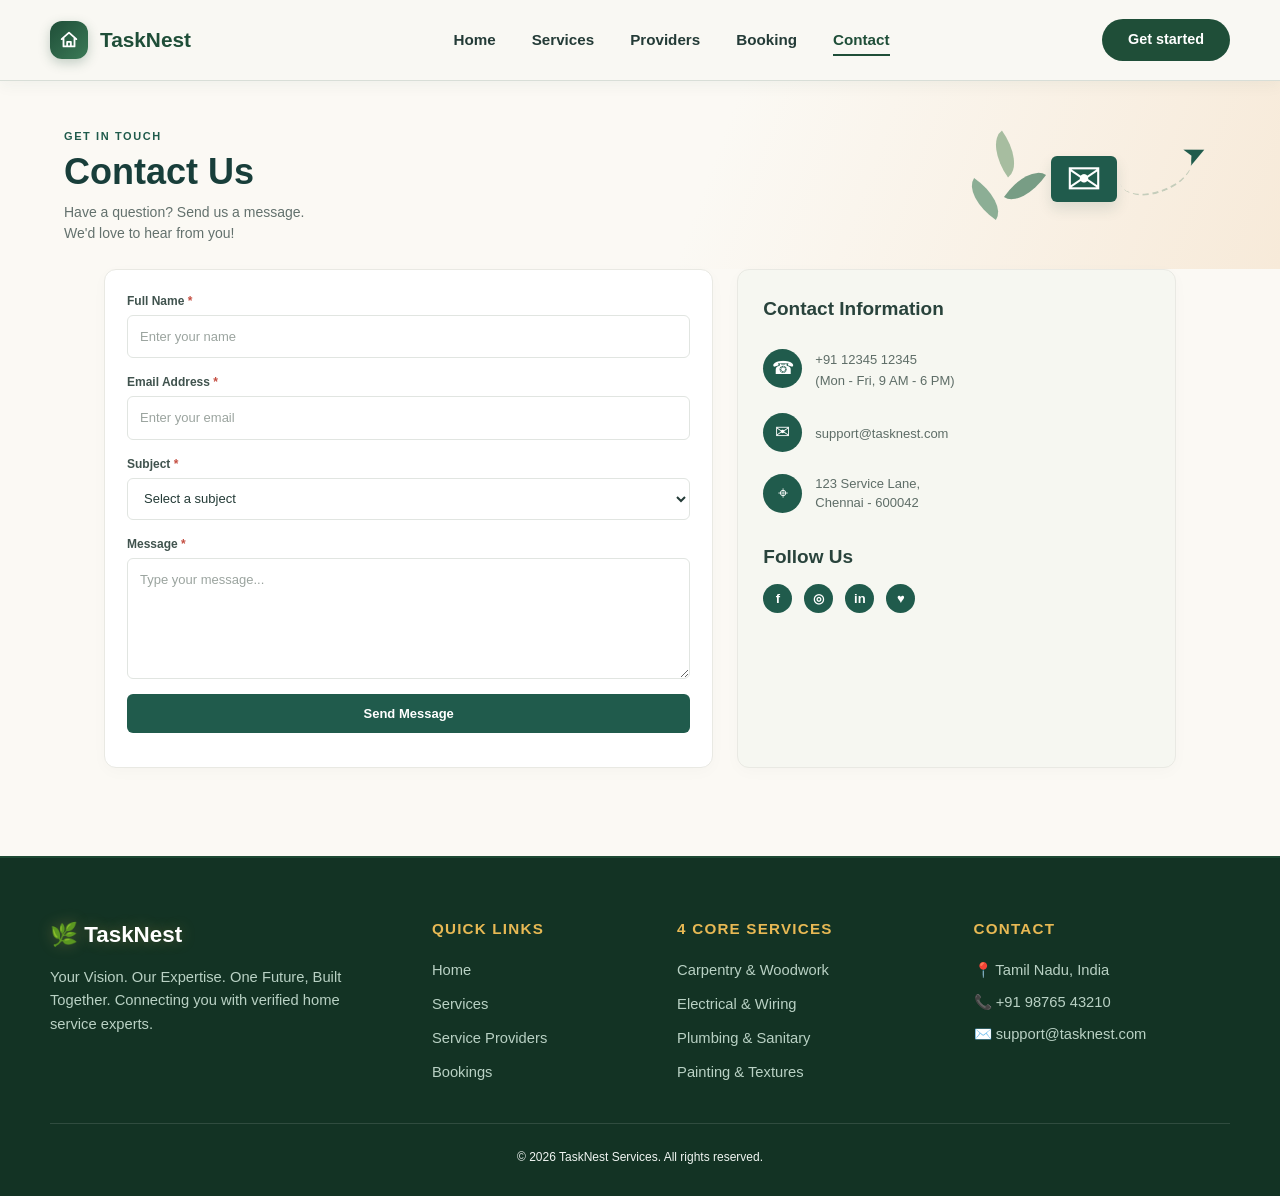
<file: contact.html>
<!DOCTYPE html>
<html lang="en">
<head>
  <meta charset="UTF-8">
  <meta name="viewport" content="width=device-width, initial-scale=1.0">

  <title>Contact Us | TaskNest</title>
   <!-- Google Fonts: Lexend Deca -->
    
  <link rel="stylesheet" href="home.css">
  <link rel="stylesheet" href="contact.css">
  <script src="contact.js" defer></script>
</head>

<body>
  <a class="skip-link" href="#main-content">Skip to main content</a>

  <header class="site-header">
    <nav class="navbar" aria-label="Main navigation">
      <a class="logo" href="index.html" aria-label="TaskNest home">
        <span class="logo-mark" aria-hidden="true">
          <svg viewBox="0 0 24 24" focusable="false"><path d="M4 11 12 4l8 7M6 10v9h12v-9M10 19v-5h4v5"/></svg>
        </span>
        <span class="logo-text">TaskNest</span>
      </a>

      <button class="nav-toggle" id="nav-toggle" type="button"
              aria-expanded="false" aria-controls="nav-menu" aria-label="Open menu">
        <span class="nav-toggle-bar"></span>
        <span class="nav-toggle-bar"></span>
        <span class="nav-toggle-bar"></span>
      </button>

      <div class="nav-panel" id="nav-menu">
        <ul class="nav-links">
          <li><a href="index.html" class="nav-link">Home</a></li>
          <li><a href="services.html" class="nav-link">Services</a></li>
          <li><a href="providers.html" class="nav-link">Providers</a></li>
          <li><a href="booking.html" class="nav-link">Booking</a></li>
          <li><a href="./contact.html" class="nav-link active" aria-current="page">Contact</a></li>
          <li class="side-login-item"><a href="login.html" class="nav-link login-link-special">✨ Login</a></li>
        </ul>
        <div class="nav-actions">
          <a class="btn btn-primary nav-cta" href="login.html">Get started</a>
        </div>
      </div>
    </nav>
  </header>

  <main id="main-content">
    <!-- Contact introduction -->
    <section class="hero">
      <div class="hero-text">
        <p class="eyebrow">GET IN TOUCH</p>
        <h1>Contact Us</h1>
        <p>
          Have a question? Send us a message.<br>
          We'd love to hear from you!
        </p>
      </div>

      <div class="hero-art" aria-hidden="true">
        <span class="leaf leaf-one"></span>
        <span class="leaf leaf-two"></span>
        <span class="leaf leaf-three"></span>
        <span class="envelope">✉</span>
        <span class="paper-plane">➤</span>
        <span class="dotted-line"></span>
      </div>
    </section>

    <!-- Contact form and information -->
    <section class="contact-layout">
      <div class="form-card">
        <form id="contactForm">
          <div class="form-group">
            <label for="fullName">Full Name <span>*</span></label>
            <input
              type="text"
              id="fullName"
              name="fullName"
              placeholder="Enter your name"
              minlength="2"
              required
            >
          </div>

          <div class="form-group">
            <label for="email">Email Address <span>*</span></label>
            <input
              type="email"
              id="email"
              name="email"
              placeholder="Enter your email"
              required
            >
          </div>

          <div class="form-group">
            <label for="subject">Subject <span>*</span></label>
            <select id="subject" name="subject" required>
              <option value="">Select a subject</option>
              <option value="General enquiry">General enquiry</option>
              <option value="Booking question">Booking question</option>
              <option value="Service enquiry">Service enquiry</option>
              <option value="Provider support">Provider support</option>
              <option value="Feedback">Feedback</option>
              <option value="Other">Other</option>
            </select>
          </div>

          <div class="form-group">
            <label for="message">Message <span>*</span></label>
            <textarea
              id="message"
              name="message"
              placeholder="Type your message..."
              rows="5"
              minlength="10"
              required
            ></textarea>
          </div>

          <button type="submit" class="submit-button">
            Send Message
          </button>

          <p id="formFeedback" role="status" aria-live="polite"></p>
        </form>
      </div>

      <!-- Contact information -->
      <aside class="info-card">
        <h2>Contact Information</h2>

        <div class="info-item">
          <span class="info-icon" aria-hidden="true">☎</span>
          <div>
            <a href="tel:+91234512345">+91 12345 12345</a>
            <p>(Mon - Fri, 9 AM - 6 PM)</p>
          </div>
        </div>

        <div class="info-item">
          <span class="info-icon" aria-hidden="true">✉</span>
          <div>
            <a href="mailto:support@tasknest.com">
              support@tasknest.com
            </a>
          </div>
        </div>

        <div class="info-item">
          <span class="info-icon" aria-hidden="true">⌖</span>
          <div>
            <p>123 Service Lane,</p>
            <p>Chennai - 600042</p>
          </div>
        </div>

        <div class="social-section">
          <h2>Follow Us</h2>

          <div class="social-links">
            <a href="https://www.facebook.com/" aria-label="Facebook">f</a>
            <a href="https://www.instagram.com/" aria-label="Instagram">◎</a>
            <a href="https://www.linkedin.com/" aria-label="LinkedIn">in</a>
            <a href="https://www.x.com/" aria-label="X">♥</a>
          </div>
        </div>
      </aside>
    </section>
  </main>

  <footer class="site-footer">
    <div class="footer-container">
      <div class="footer-grid">
        <div class="footer-col">
          <div class="footer-brand">🌿 TaskNest</div>
          <p class="footer-desc">Your Vision. Our Expertise. One Future, Built Together. Connecting you with verified home service experts.</p>
        </div>
        <div class="footer-col">
          <h3>QUICK LINKS</h3>
          <ul>
            <li><a href="index.html">Home</a></li>
            <li><a href="services.html">Services</a></li>
            <li><a href="providers.html">Service Providers</a></li>
            <li><a href="booking.html">Bookings</a></li>
          </ul>
        </div>
        <div class="footer-col">
          <h3>4 CORE SERVICES</h3>
          <ul>
            <li>Carpentry &amp; Woodwork</li>
            <li>Electrical &amp; Wiring</li>
            <li>Plumbing &amp; Sanitary</li>
            <li>Painting &amp; Textures</li>
          </ul>
        </div>
        <div class="footer-col">
          <h3>CONTACT</h3>
          <p>📍 Tamil Nadu, India</p>
          <p>📞 +91 98765 43210</p>
          <p>✉️ support@tasknest.com</p>
        </div>
      </div>
      <div class="footer-bottom">
        <p>&copy; 2026 TaskNest Services. All rights reserved.</p>
      </div>
    </div>
  </footer>
</body>
</html>
</file>
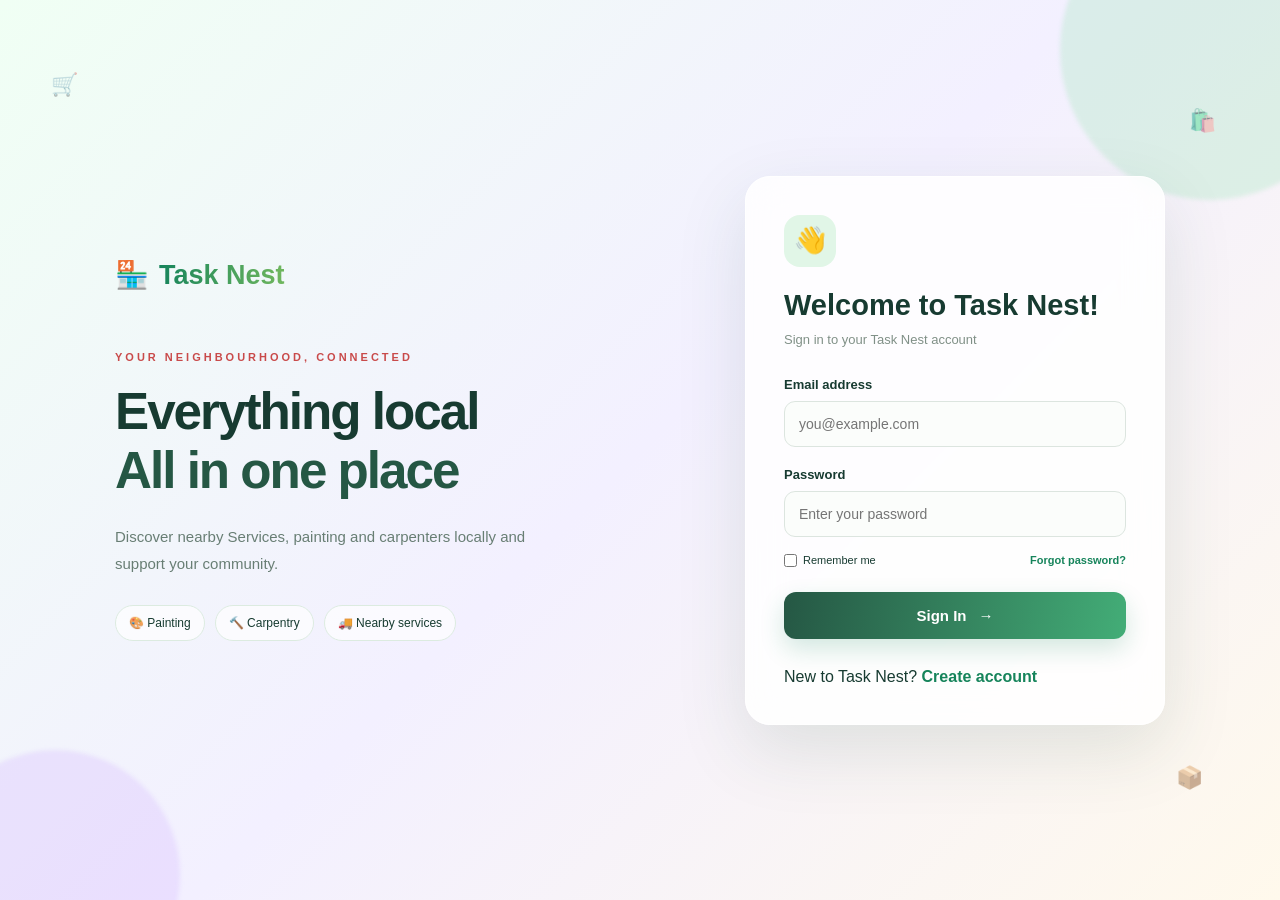
<file: login.html>
<!DOCTYPE html>
<html lang="en">
<head>
  <meta charset="UTF-8">
  <meta name="viewport" content="width=device-width, initial-scale=1.0">
  <title>Task Nest Login</title>
  <link rel="stylesheet" href="login.css">
</head>
<body>
  <div class="orb orb-one"></div>
  <div class="orb orb-two"></div>

  <div class="floating-icons" aria-hidden="true">
    <span class="float f1">🛒</span>
    <span class="float f2">📦</span>
    <span class="float f3">🛍️</span>
  </div>

  <main class="container">
    <section class="welcome">
      <div class="brand">🏪 <span>Task Nest</span></div>
      <p class="des">YOUR NEIGHBOURHOOD, CONNECTED</p>
      <h1>Everything local<br>
        <span>All in one place</span>
      </h1>
      <p class="description">
        Discover nearby Services, painting and carpenters 
        locally and support your community.
      </p>
      <div class="features">
        <span> &#127912; Painting</span>
        <span> &#128296; Carpentry</span>
        <span>🚚 Nearby services</span>
      </div>
    </section>

    <section class="login-card">
      <div class="card-icon">👋</div>
      <h2>Welcome to Task Nest!</h2>
      <p class="subtitle">Sign in to your Task Nest account</p>

      <form id="loginForm">
        <label for="email">Email address</label>
        <input id="email" type="email" placeholder="you@example.com" required>

        <label for="password">Password</label>
        <input id="password" type="password" placeholder="Enter your password" required minlength="6">

        <div class="options">
          <label class="remember">
            <input type="checkbox"> Remember me
          </label>
          <a href="#" id="forgot">Forgot password?</a>
        </div>

        <button type="submit" class="login-btn">
          <span>Sign In</span>
          <span class="arrow">→</span>
        </button>

        <p id="message" role="status"></p>
      </form>

      <!-- Clean create account footer link without Google clutter -->
      <div class="signup-footer">
        <p>New to Task Nest? <a href="signin.html">Create account</a></p>
      </div>
    </section>
  </main>

  <script src="login.js"></script>
</body>
</html>
</file>
<file: home.css>
/* ==========================================================
   TaskNest - Perfect Clean & Polished Stylesheet
   Fonts: Outfit (Headings) & Quicksand (Body)
   ========================================================== */

:root {
  --primary: #1F4E38;         /* Deep lush green */
  --secondary: #3B7A57;       /* Soft sage green */
  --accent: #E8B954;          /* Soft gold accent */
  --background: #F9F8F3;      /* Cream background */
  --card: #FFFFFF;
  --text: #2D3748;
  --text-muted: #5A6A61;
  --hover: #133324;

  --band: #F2F5F0;          
  --band-green: #E8F0EB;    
  --footer-bg: #133324;     
  --line: rgba(31, 78, 56, 0.15);

  --font-heading: 'Outfit', sans-serif;
  --font-body: 'Quicksand', sans-serif;

  --page-width: 1180px;
  --transition: 0.3s cubic-bezier(0.4, 0, 0.2, 1);
}

/* ---------- Reset & Base ---------- */
*,
*::before,
*::after {
  box-sizing: border-box;
}

html {
  scroll-behavior: smooth;
}

body {
  margin: 0;
  min-height: 100vh;
  display: flex;
  flex-direction: column;
  font-family: var(--font-body);
  font-size: 1.05rem;
  font-weight: 500;
  line-height: 1.6;
  color: var(--text);
  background-color: var(--background);
}

main {
  flex: 1;
}

img, svg {
  display: block;
  max-width: 100%;
}

h1, h2, h3, p, ul {
  margin: 0;
}

ul {
  padding: 0;
  list-style: none;
}

a {
  color: inherit;
  text-decoration: none;
}

button {
  font-family: inherit;
}

h1, h2, h3 {
  font-family: var(--font-heading);
  font-weight: 700;
  color: var(--primary);
}

/* ---------- Glowing Effects ---------- */
.glow-text {
  display: inline-block;
  background: linear-gradient(135deg, #1F4E38 0%, #3B7A57 50%, #E8B954 100%);
  -webkit-background-clip: text;
  -webkit-text-fill-color: transparent;
  filter: drop-shadow(0 0 15px rgba(59, 122, 87, 0.25));
}

.glow-btn {
  background: linear-gradient(135deg, #1F4E38 0%, #2A664A 100%);
  box-shadow: 0 4px 20px rgba(31, 78, 56, 0.3);
}
.glow-btn:hover {
  background: linear-gradient(135deg, #133324 0%, #1F4E38 100%);
  box-shadow: 0 0 25px rgba(59, 122, 87, 0.6);
  transform: translateY(-3px);
}

/* ---------- Smooth Animations ---------- */
@keyframes fadeIn {
  from { opacity: 0; transform: translateY(12px); }
  to { opacity: 1; transform: translateY(0); }
}

.hero-content, .category-card, .provider-card {
  animation: fadeIn 0.6s ease-out both;
}

/* ---------- Accessibility helpers ---------- */
.visually-hidden {
  position: absolute;
  width: 1px;
  height: 1px;
  margin: -1px;
  padding: 0;
  overflow: hidden;
  clip: rect(0, 0, 0, 0);
  white-space: nowrap;
  border: 0;
}

.skip-link {
  position: absolute;
  top: -60px;
  left: 16px;
  z-index: 200;
  padding: 10px 18px;
  color: #fff;
  background: var(--primary);
  border-radius: 999px;
}

.skip-link:focus {
  top: 12px;
}

:focus-visible {
  outline: 3px solid var(--accent);
  outline-offset: 3px;
}

/* ---------- Layout Containers ---------- */
.container {
  width: min(var(--page-width), 100% - 64px);
  margin-inline: auto;
}

.eyebrow {
  margin-bottom: 14px;
  font-size: 0.8rem;
  font-weight: 700;
  letter-spacing: 0.18em;
  text-transform: uppercase;
  color: var(--secondary);
}

/* ---------- Buttons ---------- */
.btn {
  display: inline-flex;
  align-items: center;
  justify-content: center;
  padding: 13px 30px;
  font-family: var(--font-heading);
  font-size: 0.95rem;
  font-weight: 600;
  line-height: 1.2;
  white-space: nowrap;
  border: 2px solid transparent;
  border-radius: 999px;
  cursor: pointer;
  transition: all var(--transition);
}

.btn-primary {
  color: #fff;
  background-color: var(--primary);
}

.btn-outline {
  color: var(--primary);
  background-color: transparent;
  border-color: var(--primary);
}

.btn-outline:hover {
  color: #fff;
  background-color: var(--primary);
  box-shadow: 0 4px 15px rgba(31, 78, 56, 0.2);
}

.btn-light {
  color: var(--primary);
  background-color: #fff;
}

.btn-light:hover {
  background-color: var(--band-green);
  box-shadow: 0 4px 15px rgba(255, 255, 255, 0.3);
}

/* ---------- Section Header ---------- */
.section-header {
  display: flex;
  align-items: flex-end;
  justify-content: space-between;
  gap: 16px;
  margin-bottom: 36px;
}

.section-header h2 {
  font-size: clamp(1.8rem, 2.6vw, 2.3rem);
  line-height: 1.2;
}

.section-sub {
  margin-top: 8px;
  font-size: 1rem;
  color: var(--text-muted);
}

.text-link {
  flex-shrink: 0;
  padding-bottom: 2px;
  font-family: var(--font-heading);
  font-weight: 600;
  font-size: 0.95rem;
  color: var(--primary);
  border-bottom: 2px solid var(--secondary);
  transition: color var(--transition);
}

.text-link:hover {
  color: var(--secondary);
}

/* ---------- Navigation Bar (Glitch-Free Solid Header) ---------- */
.site-header {
  position: sticky;
  top: 0;
  z-index: 1000;
  background-color: #F9F8F3;
  border-bottom: 1px solid var(--line);
  box-shadow: 0 4px 15px rgba(31, 78, 56, 0.05);
}

.navbar {
  position: relative;
  display: flex;
  align-items: center;
  justify-content: space-between;
  width: min(var(--page-width), 100% - 64px);
  min-height: 80px;
  margin-inline: auto;
}

.logo {
  display: inline-flex;
  align-items: center;
  gap: 12px;
  font-family: var(--font-heading);
  font-size: 1.3rem;
  font-weight: 700;
  color: var(--primary);
}

.logo-mark {
  display: grid;
  place-items: center;
  width: 38px;
  height: 38px;
  background: linear-gradient(135deg, #1F4E38 0%, #3B7A57 100%);
  border-radius: 12px;
  box-shadow: 0 4px 12px rgba(31, 78, 56, 0.25);
}

.logo-mark svg {
  width: 22px;
  height: 22px;
  fill: none;
  stroke: #fff;
  stroke-width: 2;
  stroke-linecap: round;
  stroke-linejoin: round;
}

.nav-panel {
  display: flex;
  align-items: center;
  flex: 1;
  justify-content: space-between;
  margin-left: 50px;
}

.nav-links {
  display: flex;
  align-items: center;
  gap: 36px;
  margin-inline: auto;
}

.nav-link {
  padding: 6px 0;
  font-family: var(--font-heading);
  font-size: 0.95rem;
  font-weight: 600;
  color: var(--text);
  border-bottom: 2px solid transparent;
  transition: color var(--transition), border-color var(--transition);
}

.nav-link:hover {
  color: var(--secondary);
  text-shadow: 0 0 10px rgba(59, 122, 87, 0.3);
}

.nav-link.active {
  color: var(--primary);
  border-bottom-color: var(--primary);
}

.side-login-item {
  display: none;
}

.nav-cta {
  padding: 10px 24px;
  font-size: 0.9rem;
}

.nav-toggle {
  display: none;
  flex-direction: column;
  justify-content: center;
  gap: 6px;
  width: 44px;
  height: 44px;
  padding: 10px;
  background: transparent;
  border: 0;
  border-radius: 10px;
  cursor: pointer;
}

.nav-toggle-bar {
  display: block;
  height: 2.5px;
  background-color: var(--primary);
  border-radius: 2px;
  transition: transform var(--transition), opacity var(--transition);
}

.nav-toggle[aria-expanded="true"] .nav-toggle-bar:nth-child(1) {
  transform: translateY(8.5px) rotate(45deg);
}

.nav-toggle[aria-expanded="true"] .nav-toggle-bar:nth-child(2) {
  opacity: 0;
}

.nav-toggle[aria-expanded="true"] .nav-toggle-bar:nth-child(3) {
  transform: translateY(-8.5px) rotate(-45deg);
}

/* ---------- Hero Section ---------- */
.hero-inner {
  display: grid;
  grid-template-columns: 1fr 1fr;
  align-items: center;
  gap: 64px;
  width: min(var(--page-width), 100% - 64px);
  margin-inline: auto;
  padding: 80px 0 100px;
}

.hero h1 {
  max-width: 490px;
  font-size: clamp(2.2rem, 3.6vw, 3rem);
  font-weight: 700;
  line-height: 1.2;
}

.hero-text {
  max-width: 460px;
  margin-top: 22px;
  font-size: 1.05rem;
  color: var(--text-muted);
}

.hero-actions {
  display: flex;
  flex-wrap: wrap;
  gap: 16px;
  margin-top: 36px;
}

.hero-note {
  display: flex;
  align-items: center;
  gap: 16px;
  max-width: 460px;
  margin-top: 40px;
  padding-top: 24px;
  border-top: 1px solid var(--line);
}

.hero-note p {
  font-size: 0.9rem;
  color: var(--text-muted);
}

.dots {
  display: flex;
}

.dot {
  width: 30px;
  height: 30px;
  border: 2px solid var(--background);
  border-radius: 50%;
}

.dot + .dot {
  margin-left: -10px;
}

.dot-1 { background: #94C1AB; }
.dot-2 { background: #E8C18C; }
.dot-3 { background: #559675; }

.hero-visual {
  position: relative;
  width: 100%;
  max-width: 540px;
  margin-left: auto;
}

.hero-circle {
  position: absolute;
  top: -20px;
  right: -20px;
  width: 140px;
  height: 140px;
  background: linear-gradient(135deg, #D5E5DB 0%, #B9D1C4 100%);
  border-radius: 50%;
  z-index: 0;
  filter: blur(10px);
  opacity: 0.7;
}

.hero-photo {
  position: relative;
  z-index: 1;
  aspect-ratio: 1.14 / 1;
  border-radius: 60px 60px 24px 24px;
  box-shadow: 0 20px 40px rgba(31, 78, 56, 0.15);
  overflow: hidden;
  background: #D5E5DB;
}

.hero-photo img {
  width: 100%;
  height: 100%;
  object-fit: cover;
  transition: opacity 0.8s ease-in-out, transform 0.6s ease;
}

/* ---------- Floating Glow Badge ---------- */
@keyframes floatBadge {
  0%, 100% { transform: translateY(0px) rotate(0deg); }
  50% { transform: translateY(-8px) rotate(1deg); }
}

.hero-badge {
  position: absolute;
  z-index: 2;
  left: 20px;
  bottom: 20px;
  display: flex;
  align-items: center;
  gap: 14px;
  padding: 14px 22px 14px 16px;
  background: linear-gradient(135deg, #FFFFFF 0%, #EBF4EE 100%);
  border: 1px solid rgba(59, 122, 87, 0.3);
  border-radius: 20px;
  box-shadow: 0 16px 36px rgba(31, 78, 56, 0.18), 0 0 20px rgba(59, 122, 87, 0.25);
  animation: floatBadge 4s ease-in-out infinite;
  transition: transform 0.3s ease;
}

.hero-badge:hover {
  transform: scale(1.04) translateY(-4px);
}

.badge-icon {
  display: grid;
  place-items: center;
  width: 42px;
  height: 42px;
  background: linear-gradient(135deg, #1F4E38 0%, #3B7A57 100%);
  border-radius: 50%;
  box-shadow: 0 4px 12px rgba(31, 78, 56, 0.3);
}

.badge-icon svg {
  width: 22px;
  height: 22px;
  fill: none;
  stroke: #FFFFFF;
  stroke-width: 2.2;
  stroke-linecap: round;
  stroke-linejoin: round;
}

.hero-badge p {
  font-family: var(--font-heading);
  font-size: 0.9rem;
  font-weight: 700;
  color: var(--primary);
  letter-spacing: 0.02em;
}

/* ---------- Popular Categories ---------- */
.band {
  padding: 90px 0;
  background: linear-gradient(180deg, var(--band) 0%, #E8F0EB 100%);
}

.category-grid {
  display: grid;
  grid-template-columns: repeat(4, 1fr);
  gap: 24px;
}

.category-card {
  position: relative;
  overflow: hidden;
  background: var(--card);
  border-radius: 16px;
  box-shadow: 0 4px 12px rgba(31, 78, 56, 0.05);
}

.card-photo {
  aspect-ratio: 1.4 / 1;
  border-radius: 16px 16px 0 0;
  overflow: hidden;
}

.card-photo img {
  width: 100%;
  height: 100%;
  object-fit: cover;
  transition: transform 0.5s ease;
}

.category-card:hover .card-photo img {
  transform: scale(1.06);
}

.card-body {
  padding: 20px 22px 24px;
}

.card-body h3 {
  font-size: 1.1rem;
  font-weight: 600;
}

.card-body p {
  margin-top: 6px;
  font-size: 0.9rem;
  color: var(--text-muted);
}

.card-link {
  display: inline-block;
  margin-top: 16px;
  font-family: var(--font-heading);
  font-weight: 600;
  font-size: 0.85rem;
  color: var(--primary);
  border-bottom: 2px solid var(--secondary);
  transition: color var(--transition);
}

.card-link::after {
  content: "";
  position: absolute;
  inset: 0;
}

.category-card:hover .card-link {
  color: var(--secondary);
}

/* ---------- Featured Providers (Fixed Proportional Card Layout) ---------- */
.providers {
  padding: 90px 0;
}

.provider-grid {
  display: grid;
  grid-template-columns: repeat(4, 1fr);
  gap: 24px;
}

.provider-card {
  background: var(--card);
  border-radius: 16px;
  overflow: hidden;
  box-shadow: 0 6px 20px rgba(31, 78, 56, 0.08);
  display: flex;
  flex-direction: column;
}

.provider-photo {
  width: 100%;
  height: 240px; /* Balanced height so portraits fit without massive zoom */
  overflow: hidden;
  background: #E8F0EB;
}

.provider-photo img {
  width: 100%;
  height: 100%;
  object-fit: cover;
  object-position: center top; /* Focuses properly on the face */
  transition: transform 0.5s ease;
}

.provider-card:hover .provider-photo img {
  transform: scale(1.05);
}

.provider-top {
  display: flex;
  align-items: baseline;
  justify-content: space-between;
  gap: 8px;
  padding: 16px 16px 4px 16px;
}

.provider-top h3 {
  font-size: 1.05rem;
  font-weight: 700;
  color: var(--primary);
}

.rating {
  flex-shrink: 0;
  font-size: 0.85rem;
  font-weight: 700;
  color: #B27D12;
}

.star {
  color: var(--accent);
}

.provider-role {
  padding: 0 16px;
  font-size: 0.88rem;
  color: var(--text-muted);
}

.provider-place {
  display: flex;
  align-items: center;
  gap: 6px;
  padding: 8px 16px 16px 16px;
  font-size: 0.82rem;
  color: var(--text-muted);
}

.provider-place svg {
  width: 14px;
  height: 14px;
  fill: #E53E3E;
  flex-shrink: 0;
}

.provider-card .btn {
  margin: auto 16px 16px 16px;
  width: calc(100% - 32px);
  border-radius: 12px;
  padding: 12px 16px;
}

/* ---------- Features Band ---------- */
.features {
  padding: 70px 0;
  background: linear-gradient(135deg, #E8F0EB 0%, #D5E5DB 100%);
}

.features-list {
  display: grid;
  grid-template-columns: repeat(3, 1fr);
  gap: 40px;
  width: min(var(--page-width), 100% - 64px);
  margin-inline: auto;
}

.feature-icon {
  display: grid;
  place-items: center;
  width: 46px;
  height: 46px;
  margin-bottom: 18px;
  background: #fff;
  border-radius: 14px;
  box-shadow: 0 6px 16px rgba(31, 78, 56, 0.1);
}

.feature-icon svg {
  width: 24px;
  height: 24px;
  fill: none;
  stroke: var(--primary);
  stroke-width: 2;
  stroke-linecap: round;
  stroke-linejoin: round;
}

.feature h3 {
  font-size: 1.05rem;
  font-weight: 600;
}

.feature p {
  max-width: 320px;
  margin-top: 8px;
  font-size: 0.9rem;
  color: var(--text-muted);
}

/* ---------- Call to Action ---------- */
.cta-wrap {
  width: min(var(--page-width), 100% - 64px);
  margin: 80px auto 40px auto;
}

.cta {
  padding: 60px 40px;
  text-align: center;
  background: linear-gradient(135deg, #1F4E38 0%, #2A664A 100%);
  border-radius: 24px;
  box-shadow: 0 20px 40px rgba(31, 78, 56, 0.25);
}

.cta-eyebrow {
  margin-bottom: 12px;
  font-size: 0.85rem;
  font-weight: 700;
  letter-spacing: 0.18em;
  text-transform: uppercase;
  color: var(--accent);
}

.cta h2 {
  max-width: 580px;
  margin-inline: auto;
  font-size: clamp(1.8rem, 2.8vw, 2.3rem);
  font-weight: 700;
  line-height: 1.25;
  color: #fff;
}

.cta-text {
  margin: 16px 0 28px;
  font-size: 1.05rem;
  color: #D3E5DC;
}

/* ---------- Footer Style ---------- */
.site-footer {
  background: #133324;
  color: #E2EFE9;
  padding: 60px 0 30px;
  border-top: 2px solid rgba(59, 122, 87, 0.3);
  margin-top: 40px;
}

.footer-container {
  width: min(var(--page-width), 100% - 64px);
  margin-inline: auto;
}

.footer-grid {
  display: grid;
  grid-template-columns: 2fr 1.2fr 1.5fr 1.5fr;
  gap: 40px;
  padding-bottom: 40px;
  border-bottom: 1px solid rgba(255, 255, 255, 0.12);
}

.footer-brand {
  font-family: var(--font-heading);
  font-size: 1.4rem;
  font-weight: 700;
  color: #fff;
  margin-bottom: 14px;
  text-shadow: 0 0 15px rgba(232, 185, 84, 0.3);
}

.footer-desc {
  font-size: 0.92rem;
  line-height: 1.6;
  color: #B9D1C4;
  max-width: 300px;
}

.footer-col h3 {
  font-family: var(--font-heading);
  font-size: 0.95rem;
  font-weight: 700;
  letter-spacing: 0.08em;
  color: var(--accent);
  margin-bottom: 18px;
}

.footer-col ul {
  display: flex;
  flex-direction: column;
  gap: 12px;
}

.footer-col ul li a,
.footer-col ul li {
  font-size: 0.92rem;
  color: #B9D1C4;
  transition: all 0.3s ease;
  display: inline-block;
}

.footer-col ul li a:hover {
  color: #FFFFFF;
  transform: translateX(6px);
  text-shadow: 0 0 12px rgba(255, 255, 255, 0.8), 0 0 20px var(--secondary);
}

.footer-col p {
  font-size: 0.92rem;
  color: #B9D1C4;
  margin-bottom: 10px;
}

.footer-bottom {
  padding-top: 24px;
  text-align: center;
  font-size: 0.85rem;
  color: #9EC0B0;
}

/* ---------- Responsive Breakpoints ---------- */
@media (max-width: 960px) {
  .hero-inner {
    grid-template-columns: 1fr;
    gap: 56px;
    padding: 56px 0 72px;
  }

  .hero-visual {
    margin: 0 auto;
  }

  .category-grid,
  .provider-grid {
    grid-template-columns: repeat(2, 1fr);
  }

  .features-list {
    grid-template-columns: 1fr;
    gap: 28px;
  }

  .footer-grid {
    grid-template-columns: repeat(2, 1fr);
    gap: 30px;
  }
}

@media (max-width: 760px) {
  .nav-toggle {
    display: flex;
  }

  .nav-panel {
    position: absolute;
    top: 100%;
    left: -32px;
    right: -32px;
    display: none;
    flex-direction: column;
    align-items: stretch;
    gap: 16px;
    margin: 0;
    padding: 16px 32px 28px;
    background: var(--background);
    border-bottom: 1px solid var(--line);
    box-shadow: 0 16px 32px rgba(31, 78, 56, 0.12);
  }

  .nav-panel.open {
    display: flex;
  }

  .nav-links {
    flex-direction: column;
    align-items: flex-start;
    gap: 6px;
    margin: 0;
    width: 100%;
  }

  .nav-link {
    display: block;
    width: 100%;
    padding: 10px 0;
    font-size: 1.05rem;
  }

  .side-login-item {
    display: block;
  }

  .login-link-special {
    color: var(--secondary);
    font-weight: 700;
  }

  .nav-actions {
    width: 100%;
    margin-top: 6px;
  }

  .nav-cta {
    width: 100%;
    text-align: center;
  }

  .section-header {
    flex-direction: column;
    align-items: flex-start;
  }

  .band,
  .providers {
    padding: 60px 0;
  }

  .cta {
    padding: 48px 20px;
  }

  .footer-grid {
    grid-template-columns: 1fr;
    gap: 24px;
  }

  .hero-badge {
    left: 0;
  }
}

@media (max-width: 520px) {
  .category-grid,
  .provider-grid {
    grid-template-columns: 1fr;
  }

  .hero-photo {
    border-radius: 40px 40px 20px 20px;
  }
}
</file>
<file: contact.css>
/* General styles */
* {
  margin: 0;
  padding: 0;
  box-sizing: border-box;
}

:root {
  --green: #205b4c;
  --dark-green: #174b3f;
  --light-green: #edf4ee;
  --cream: #fbf9f4;
  --text: #243b37;
  --muted: #687873;
  --border: #e6e9e4;
}

body {
  font-family: sans-serif;
   background: var(--cream);
  color: var(--text);
  line-height: 1.5;
  min-height: 100vh;
  display: block;
}

/* Navigation bar */
header:not(.site-header) .navbar {
  min-height: 68px;
  display: flex;
  align-items: center;
  justify-content: space-between;
  gap: 24px;
  padding: 12px 5%;
  background: #fff;
  border-bottom: 1px solid #efeee8;
}

header:not(.site-header) .logo {
  display: flex;
  align-items: center;
  gap: 8px;
  color: var(--text);
  text-decoration: none;
  font-size: 20px;
  font-weight: 700;
  white-space: nowrap;
}

.logo-icon {
  width: 28px;
  height: 28px;
  display: grid;
  place-items: center;
  border-radius: 7px;
  background: var(--green);
  color: white;
  font-size: 25px;
  line-height: 1;
}

header:not(.site-header) .nav-links {
  display: flex;
  align-items: center;
  justify-content: center;
  gap: 26px;
}

header:not(.site-header) .nav-links a {
  padding: 10px 0;
  text-decoration: none;
  color: #485954;
  font-size: 13px;
  border-bottom: 2px solid transparent;
  transition: color 0.2s, border-color 0.2s;
  font-weight: bolder;
}

header:not(.site-header) .nav-links a:hover,
header:not(.site-header) .nav-links a.active {
  color: var(--green);
  border-bottom-color: var(--green);
}

.profile-button,
.menu-toggle {
  width: 35px;
  height: 35px;
  border: none;
  border-radius: 50%;
  background: var(--green);
  color: white;
  cursor: pointer;
  font-size: 19px;
}

.menu-toggle {
  display: none;
  border-radius: 6px;
}

/* Hero section */
.hero {
  min-height: 145px;
  display: flex;
  align-items: center;
  justify-content: space-between;
  gap: 25px;
  padding: 25px 5%;
  background: linear-gradient(110deg, #fbf9f4 55%, #f7ead9);
  overflow: hidden;
}

.eyebrow {
  color: var(--green);
  font-size: 11px;
  font-weight: bold;
  letter-spacing: 1.6px;
  margin-bottom: 5px;
}

.hero h1 {
  color: #183e3a;
  font-size: clamp(28px, 4vw, 36px);
  line-height: 1.2;
  margin-bottom: 9px;
}

.hero-text > p:last-child {
  color: #63716d;
  font-size: 14px;
}

/* Decorative illustration */
.hero-art {
  position: relative;
  width: 260px;
  height: 115px;
  flex-shrink: 0;
}

.envelope {
  position: absolute;
  top: 39px;
  left: 95px;
  z-index: 2;
  width: 66px;
  height: 46px;
  display: grid;
  place-items: center;
  background: var(--green);
  color: white;
  border-radius: 6px;
  font-size: 43px;
  line-height: 1;
  box-shadow: 0 7px 14px #174b3f20;
}

.paper-plane {
  position: absolute;
  top: 16px;
  right: 10px;
  transform: rotate(-25deg);
  color: var(--green);
  font-size: 28px;
}

.leaf {
  position: absolute;
  width: 22px;
  height: 42px;
  background: #a7bda0;
  border-radius: 100% 0 100% 0;
  transform: rotate(-35deg);
}

.leaf-one {
  left: 38px;
  top: 16px;
}

.leaf-two {
  left: 58px;
  top: 48px;
  transform: rotate(35deg);
  background: #789d85;
}

.leaf-three {
  left: 18px;
  top: 61px;
  transform: rotate(-55deg);
  background: #8cae95;
}

.dotted-line {
  position: absolute;
  width: 75px;
  height: 43px;
  top: 33px;
  right: 23px;
  border-bottom: 2px dashed #c5cdbb;
  border-radius: 50%;
  transform: rotate(-20deg);
}

/* Main contact layout */
.contact-layout {
  max-width: 1200px;
  margin: 0 auto;
  padding: 0 5% 48px;
  display: grid;
  grid-template-columns: 1.25fr 0.9fr;
  gap: 24px;
  align-items: stretch;
}

.form-card,
.info-card {
  border: 1px solid #e9e9e3;
  border-radius: 12px;
  padding: 22px;
  background: #fff;
  box-shadow: 0 4px 16px #243b3706;
}

/* Contact form */
.form-group {
  margin-bottom: 15px;
}

.form-group label {
  display: block;
  margin-bottom: 5px;
  font-size: 12px;
  font-weight: 700;
  color: #40534e;
}

.form-group label span {
  color: #c44d40;
}

.form-group input,
.form-group select,
.form-group textarea {
  display: block;
  width: 100%;
  padding: 11px 12px;
  border: 1px solid #e1e5e1;
  border-radius: 6px;
  background: #fff;
  color: var(--text);
  font: inherit;
  font-size: 13px;
  transition: border-color 0.2s, box-shadow 0.2s;
}

.form-group input,
.form-group select {
  min-height: 42px;
}

.form-group textarea {
  min-height: 95px;
  resize: vertical;
}

.form-group input::placeholder,
.form-group textarea::placeholder {
  color: #9ba49f;
}

.form-group input:focus,
.form-group select:focus,
.form-group textarea:focus {
  outline: none;
  border-color: var(--green);
  box-shadow: 0 0 0 3px #205b4c18;
}

.submit-button {
  width: 100%;
  padding: 12px;
  border: none;
  border-radius: 6px;
  background: var(--green);
  color: #fff;
  font-size: 13px;
  font-weight: bold;
  cursor: pointer;
  transition: background 0.2s, transform 0.2s;
}

.submit-button:hover {
  background: var(--dark-green);
}

.submit-button:active {
  transform: scale(0.99);
}

#formFeedback {
  margin-top: 12px;
  font-size: 13px;
}

#formFeedback.success {
  color: #176b42;
}

#formFeedback.error {
  color: #b42318;
}

/* Contact information */
.info-card {
  background: #f6f7f1;
  padding: 25px;
}

.info-card h2 {
  margin-bottom: 23px;
  color: #29433c;
  font-size: 19px;
}

.info-item {
  display: flex;
  align-items: center;
  gap: 13px;
  margin-bottom: 22px;
}

.info-icon {
  width: 39px;
  height: 39px;
  flex-shrink: 0;
  display: grid;
  place-items: center;
  border-radius: 50%;
  background: var(--green);
  color: white;
  font-size: 18px;
}

.info-item a,
.info-item p {
  color: #5e6d67;
  text-decoration: none;
  font-size: 13px;
  overflow-wrap: anywhere;
}

.info-item a:hover {
  color: var(--green);
  text-decoration: underline;
}

.social-section {
  margin-top: 30px;
}

.social-section h2 {
  margin-bottom: 13px;
}

.social-links {
  display: flex;
  gap: 12px;
  flex-wrap: wrap;
}

.social-links a {
  width: 29px;
  height: 29px;
  display: grid;
  place-items: center;
  border-radius: 50%;
  background: var(--green);
  color: white;
  text-decoration: none;
  font-size: 13px;
  font-weight: bold;
  transition: background 0.2s, transform 0.2s;
}

.social-links a:hover {
  background: #387d67;
  transform: translateY(-2px);
}

/* Footer */

/* TaskNest footer */
.legacy-contact-footer .site-footer {
  background: #205744;
  color: #ffffff;
  padding: 46px 6% 24px;
  border-radius: 0 0 5px 5px;
}

.legacy-contact-footer .footer-container {
  max-width: 1280px;
  margin: 0 auto;
  display: grid;
  grid-template-columns: 1.15fr 1fr 1.25fr 1.15fr;
  gap: 45px;
  padding-bottom: 30px;
}

.footer-column h2 {
  color: #ffffff;
  font-size: 21px;
  margin-bottom: 14px;
}

.footer-column h3 {
  color: #e3eee9;
  font-size: 14px;
  letter-spacing: 1px;
  margin-bottom: 12px;
}

.brand-leaf {
  font-size: 20px;
}

.footer-column p {
  color: #f0f5f2;
  font-size: 13px;
  line-height: 1.8;
  max-width: 280px;
}

.footer-column ul {
  list-style: none;
  padding: 0;
  margin: 0;
}

.footer-column li {
  color: #f0f5f2;
  font-size: 13px;
  line-height: 1.9;
  margin-bottom: 2px;
}

.footer-column a {
  color: #ffffff;
  text-decoration: none;
  transition: color 0.2s;
}

.footer-column a:hover {
  color: #c8f0a6;
  text-decoration: underline;
}

.footer-contact li {
  display: flex;
  align-items: flex-start;
  gap: 7px;
  overflow-wrap: anywhere;
}

.footer-contact li span {
  flex-shrink: 0;
}

.legacy-contact-footer .footer-bottom {
  max-width: 1280px;
  margin: 0 auto;
  padding-top: 22px;
  border-top: 1px solid rgb(255 255 255 / 15%);
  text-align: center;
}

.footer-bottom p {
  color: #f0f5f2;
  font-size: 12px;
}

/* Tablet */
@media (max-width: 900px) {
  .legacy-contact-footer .footer-container {
    grid-template-columns: repeat(2, minmax(0, 1fr));
    gap: 32px;
  }
}

/* Mobile */
@media (max-width: 500px) {
  .legacy-contact-footer .site-footer {
    padding: 32px 22px 20px;
  }

  .legacy-contact-footer .footer-container {
    grid-template-columns: 1fr;
    gap: 26px;
  }

  .footer-column p {
    max-width: none;
  }
}


/* Mobile layout */
@media (max-width: 760px) {
  header:not(.site-header) .navbar {
    flex-wrap: wrap;
    gap: 12px;
  }

  .profile-button {
    margin-left: auto;
  }

  .menu-toggle {
    display: block;
  }

  header:not(.site-header) .nav-links {
    display: none;
    order: 5;
    width: 100%;
    flex-direction: column;
    align-items: stretch;
    gap: 4px;
    padding: 10px 0;
   
  }

  header:not(.site-header) .nav-links.show {
    display: flex;
  }

  header:not(.site-header) .nav-links a {
    padding: 10px;
    font-weight: bold;
  }

  .hero {
    padding: 28px 5%;
  }

  .hero-art {
    width: 155px;
    transform: scale(0.8);
    transform-origin: center right;
    margin-left: -30px;
  }

  .contact-layout {
    grid-template-columns: 1fr;
    padding-bottom: 30px;
  }
}

@media (max-width: 450px) {
  .hero-art {
    display: none;
  }

  .form-card,
  .info-card {
    padding: 18px;
  }

  .contact-layout {
    padding-left: 4%;
    padding-right: 4%;
    gap: 16px;
  }
}

@media (prefers-reduced-motion: reduce) {
  *,
  *::before,
  *::after {
    transition: none !important;
  }
}
</file>
<file: login.css>
* {
  margin: 0;
  padding: 0;
  box-sizing: border-box;
}

:root {
  --green: #16845b;
  --dark: #173b31;
  --cream: #fbfff9;
}

body {
  min-height: 100vh;
  font-family: "Segoe UI", Arial, sans-serif;
  background: linear-gradient(135deg, #f0fff4, #f3f0ff, #fff9ec);
  color: var(--dark);
  overflow-x: hidden;
  display: flex;
  justify-content: center;
  align-items: center;
  padding: 35px 20px;
  position: relative;
}

.container {
  width: min(1050px, 100%);
  display: grid;
  grid-template-columns: 1fr 420px;
  gap: 65px;
  align-items: center;
  position: relative;
  z-index: 2;
}

.welcome {
  animation: slideIn 1s ease both;
}

.brand {
  display: flex;
  align-items: center;
  gap: 10px;
  font-size: 27px;
  font-weight: 800;
  margin-bottom: 60px;
}

.brand span {
  background: linear-gradient(90deg, #16845b, #70b75e);
  -webkit-background-clip: text;
  color: transparent;
}

.des {
  color: #c94a4a;
  letter-spacing: 3px;
  font-size: 11px;
  font-weight: 700;
  margin-bottom: 20px;
}

h1 {
  font-size: clamp(36px, 4vw, 54px);
  line-height: 1.15;
  letter-spacing: -2px;
  margin-bottom: 22px;
}

h1 span {
  color: #255744;
}

.description {
  max-width: 430px;
  color: #687e74;
  line-height: 1.8;
  font-size: 15px;
}

.features {
  display: flex;
  flex-wrap: wrap;
  gap: 10px;
  margin-top: 28px;
}

.features span {
  padding: 10px 13px;
  background: #ffffffa8;
  border: 1px solid #dcebe0;
  border-radius: 30px;
  font-size: 12px;
  transition: transform .3s, box-shadow .3s;
}

.features span:hover {
  transform: translateY(-5px);
  box-shadow: 0 8px 20px #16845b20;
}

.login-card {
  background: #ffffffd9;
  backdrop-filter: blur(18px);
  border: 1px solid #ffffff;
  border-radius: 25px;
  padding: 38px;
  box-shadow: 0 25px 70px #285b4220;
  animation: cardEnter .9s .15s ease both;
}

.card-icon {
  width: 52px;
  height: 52px;
  border-radius: 16px;
  background: #e1f6e7;
  display: grid;
  place-items: center;
  font-size: 26px;
  margin-bottom: 22px;
  animation: wave 3s ease-in-out infinite;
}

h2 {
  font-size: 29px;
  margin-bottom: 10px;
}

.subtitle {
  font-size: 13px;
  color: #809087;
  margin-bottom: 30px;
}

form > label {
  display: block;
  font-size: 13px;
  font-weight: 600;
  margin: 20px 0 9px;
}

form > input {
  width: 100%;
  padding: 14px;
  border: 1px solid #dce5df;
  border-radius: 11px;
  outline: none;
  background: #fbfdfb;
  font-size: 14px;
  transition: border-color .3s, box-shadow .3s, transform .3s;
}

form > input:focus {
  border-color: var(--green);
  box-shadow: 0 0 0 4px #16845b17;
  transform: translateY(-2px);
}

.options {
  display: flex;
  justify-content: space-between;
  align-items: center;
  gap: 8px;
  margin: 17px 0 25px;
  font-size: 11px;
}

.remember {
  display: flex;
  align-items: center;
  gap: 6px;
}

a {
  color: var(--green);
  text-decoration: none;
  font-weight: 600;
}

a:hover {
  text-decoration: underline;
}

.login-btn {
  width: 100%;
  border: 0;
  padding: 15px;
  border-radius: 12px;
  color: white;
  font-size: 15px;
  font-weight: 700;
  background: linear-gradient(100deg, #255744, #43ad77);
  cursor: pointer;
  display: flex;
  justify-content: center;
  align-items: center;
  gap: 12px;
  box-shadow: 0 10px 25px #16845b30;
  transition: transform .3s, box-shadow .3s;
}

.login-btn:hover {
  transform: translateY(-3px);
  box-shadow: 0 15px 30px #16845b45;
}

.login-btn:active {
  transform: scale(.97);
}

.arrow {
  transition: transform .3s;
}

.login-btn:hover .arrow {
  transform: translateX(6px);
}

.social-divider {
  display: flex;
  align-items: center;
  justify-content: center;
  gap: 8px;
  font-size: 12px;
  color: #000905;
  width: 100%;
  margin-top: 20px;
}

.divider-text {
  display: flex;
  height: 10px;
  margin-top: 0px;
  white-space: nowrap;
  font-size: 12px;
}

.social-divider p {
  margin: 0;
  font-size: 18px;
  font-weight: 600;
  letter-spacing: -2px;
  font-family: 'Product Sans', sans-serif;
}

.g1, .g4 { color: #4285F4; }
.g2, .g6 { color: #EA4335; }
.g3 { color: #FBBC05; }
.g5 { color: #34A853; }

#message {
  margin-top: 14px;
  font-size: 12px;
  color: var(--green);
  text-align: center;
  min-height: 15px;
}

.orb {
  position: fixed;
  border-radius: 50%;
  filter: blur(2px);
  pointer-events: none;
  animation: drift 9s ease-in-out infinite alternate;
}

.orb-one {
  width: 300px;
  height: 300px;
  background: #a7e8bf55;
  top: -100px;
  right: -80px;
}

.orb-two {
  width: 250px;
  height: 250px;
  background: #d4baff50;
  bottom: -100px;
  left: -70px;
  animation-delay: -4s;
}

/* Safe floating layout - only 3 clean icons tucked away in corners */
.floating-icons {
  position: fixed;
  top: 0;
  left: 0;
  width: 100vw;
  height: 100vh;
  pointer-events: none;
  overflow: hidden;
  z-index: 1;
}

.float {
  position: absolute;
  z-index: 1;
  font-size: 22px;
  opacity: 0.5;
  animation: floatUp 6s ease-in-out infinite;
  pointer-events: none;
}

.f1 { top: 8%; left: 4%; }
.f2 { top: 85%; right: 6%; animation-delay: -2s; }
.f3 { top: 12%; right: 5%; animation-delay: -3s; }

@keyframes slideIn {
  from { opacity: 0; transform: translateX(-35px); }
  to { opacity: 1; transform: translateX(0); }
}

@keyframes cardEnter {
  from {
    opacity: 0;
    transform: translateY(35px) scale(.96);
  }
  to {
    opacity: 1;
    transform: translateY(0) scale(1);
  }
}

@keyframes floatUp {
  0%, 100% { transform: translateY(0) rotate(-6deg); }
  50% { transform: translateY(-15px) rotate(6deg); }
}

@keyframes drift {
  from { transform: translate(0, 0); }
  to { transform: translate(-35px, 35px); }
}

@keyframes wave {
  0%, 100% { transform: rotate(0); }
  25% { transform: rotate(-8deg); }
  75% { transform: rotate(8deg); }
}

@media (max-width: 800px) {
  .container {
    grid-template-columns: 1fr;
    max-width: 460px;
    gap: 30px;
  }

  .brand {
    margin-bottom: 25px;
  }

  h1 {
    font-size: 38px;
  }

  .description {
    font-size: 14px;
  }

  .login-card {
    padding: 28px 23px;
  }

  .floating-icons {
    display: none;
  }
}

@media (prefers-reduced-motion: reduce) {
  *, *::before, *::after {
    animation-duration: .01ms !important;
    animation-iteration-count: 1 !important;
    transition-duration: .01ms !important;
  }
}
</file>
